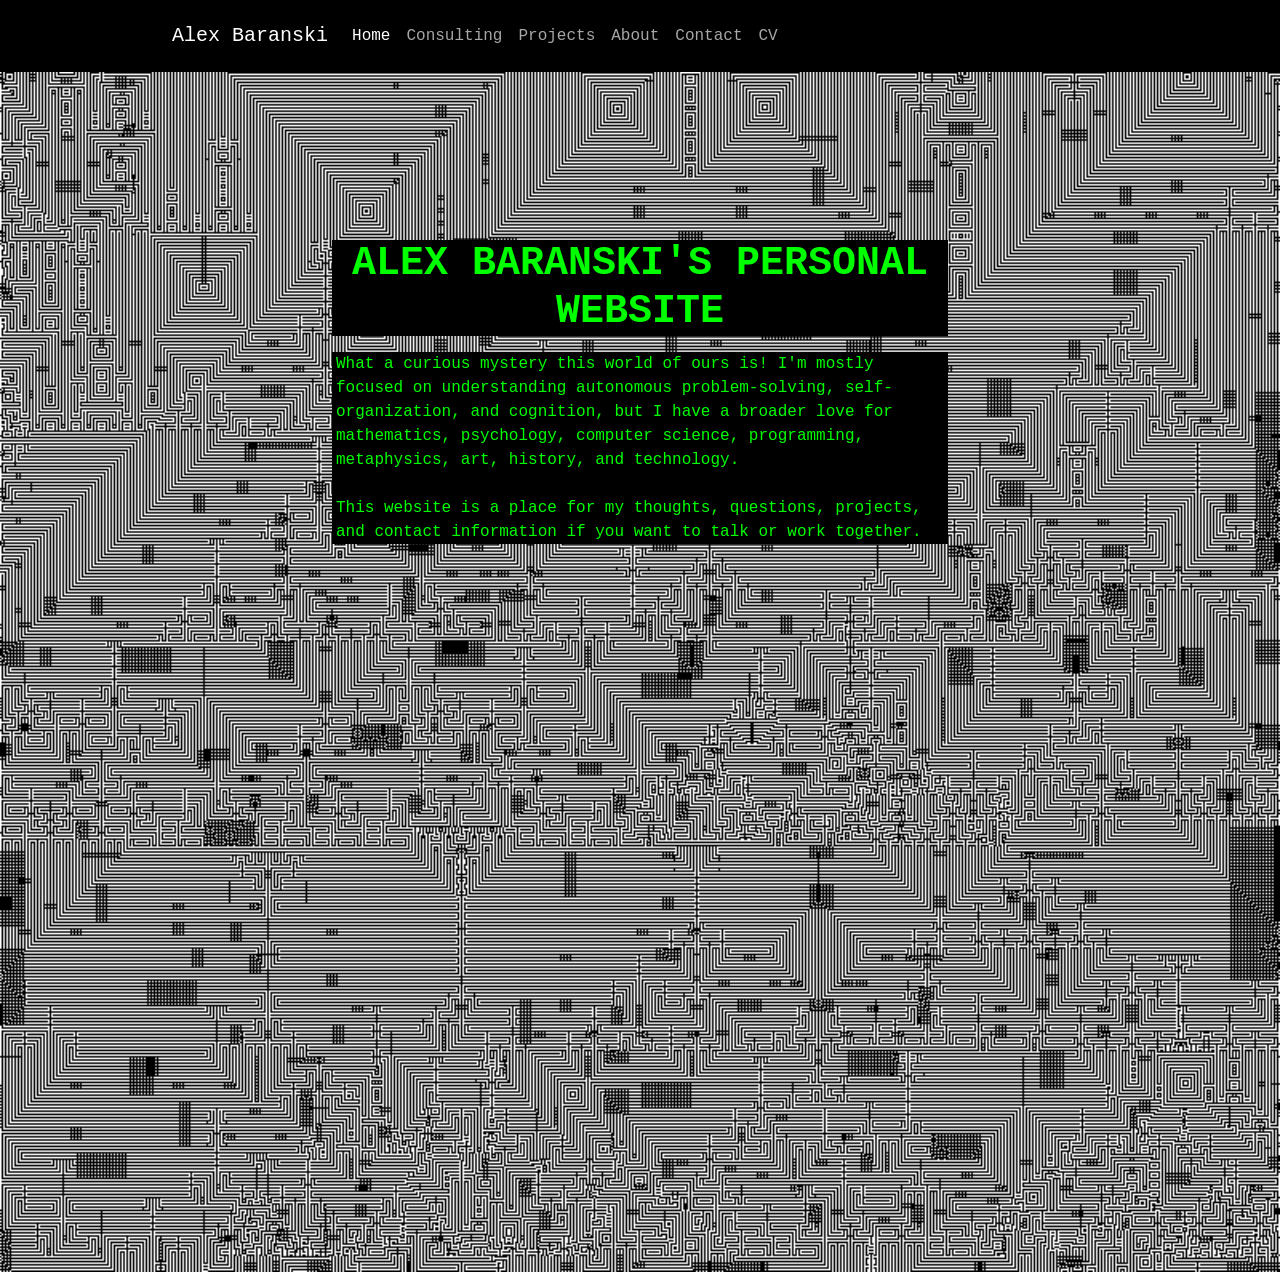
<file: index.html>
<!DOCTYPE html>
<html data-bs-theme="dark" lang="en" data-bss-forced-theme="dark">

<head>
    <meta charset="utf-8">
    <meta name="viewport" content="width=device-width, initial-scale=1.0, shrink-to-fit=no">
    <title>Alex's Homepage</title>
    <link rel="icon" type="image/png" sizes="16x16" href="assets/img/robot_start_image.png">
    <link rel="icon" type="image/png" sizes="16x16" href="assets/img/robot_start_image.png" media="(prefers-color-scheme: dark)">
    <link rel="icon" type="image/png" sizes="16x16" href="assets/img/robot_start_image.png">
    <link rel="icon" type="image/png" sizes="16x16" href="assets/img/robot_start_image.png" media="(prefers-color-scheme: dark)">
    <link rel="icon" type="image/png" sizes="16x16" href="assets/img/robot_start_image.png">
    <link rel="icon" type="image/png" sizes="16x16" href="assets/img/robot_start_image.png">
    <link rel="icon" type="image/png" sizes="16x16" href="assets/img/robot_start_image.png">
    <link rel="stylesheet" href="assets/bootstrap/css/bootstrap.min.css">
    <link rel="stylesheet" href="assets/css/bss-overrides.css">
    <link rel="stylesheet" href="assets/css/lcl-container.css">
    <link rel="stylesheet" href="assets/css/Navbar-With-Button-icons.css">
    <link rel="stylesheet" href="assets/css/styles.css">
</head>

<body class="font-monospace">
    <nav class="navbar navbar-expand-md bg-body py-3">
        <div class="container"><a class="navbar-brand d-flex align-items-center" href="#"><span>Alex Baranski</span></a><button class="navbar-toggler" data-bs-toggle="collapse" data-bs-target="#navcol-1"><span class="visually-hidden">Toggle navigation</span><span class="navbar-toggler-icon"></span></button>
            <div class="collapse navbar-collapse" id="navcol-1">
                <ul class="navbar-nav me-auto">
                    <li class="nav-item"><a class="nav-link active" href="index.html">Home</a></li>
                    <li class="nav-item"><a class="nav-link" href="consulting.html">Consulting</a></li>
                    <li class="nav-item"><a class="nav-link" href="projects.html">Projects</a></li>
                    <li class="nav-item"><a class="nav-link" href="about.html">About</a></li>
                    <li class="nav-item"><a class="nav-link" href="contact.html">Contact</a></li>
                    <li class="nav-item"><a class="nav-link" href="assets/AlexBaranskiCV.pdf">CV</a></li>
                </ul>
            </div>
        </div>
    </nav>
    <section class="py-4 py-xl-5" style="height: 1200px;background-image: url(assets/img/fractal.png);background-position: center;background-size: cover;">
        <div class="container mt-sm-2 mt-md-4 mt-lg-6 mt-xl-8 mt-xxl-10 mb-sm-2 mb-md-4 mb-lg-6 mb-xl-8 mb-xxl-10">
            <div class="row mb-sm-1 mb-md-2 mb-lg-3">
                <div class="col-md-10 col-xl-8 text-center d-flex d-sm-flex d-md-flex justify-content-center align-items-center justify-content-md-start align-items-md-center justify-content-xl-center mx-auto">
                    <div>
                        <h1 class="text-uppercase fw-bold bg-black mb-3"><strong>Alex BaranskI's Personal Website</strong></h1>
                        <div class="bg-black">
                            <p class="text-start m-1 mb-4">What a curious mystery this world of ours is! I'm mostly focused on understanding autonomous problem-solving, self-organization, and cognition, but I have a broader love for mathematics, psychology, computer science, programming, metaphysics, art, history, and technology.<br><br>This website is a place for my thoughts, questions, projects, and contact information if you want to talk or work together.</p>
                        </div>
                    </div>
                </div>
            </div>
        </div>
    </section>
    <script src="assets/bootstrap/js/bootstrap.min.js"></script>
</body>

</html>
</file>
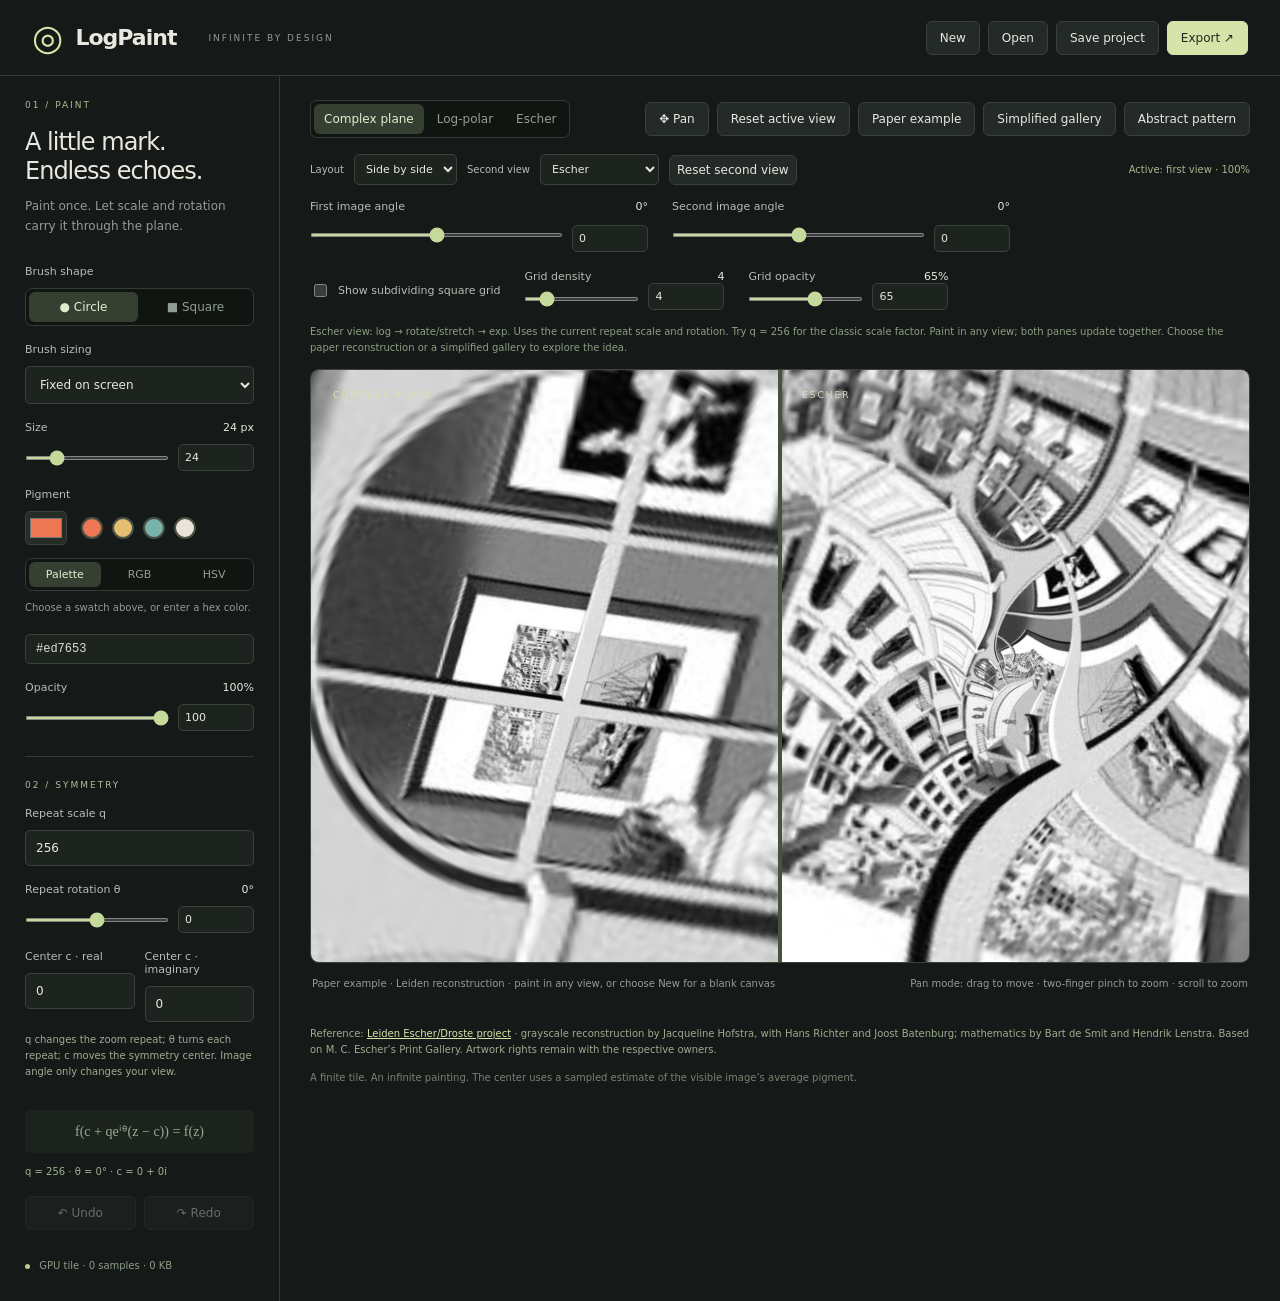
<file: logpaint/index.html>
<!doctype html>
<html lang="en"><head><meta charset="utf-8"><meta name="viewport" content="width=device-width,initial-scale=1"><title>LogPaint</title><link rel="stylesheet" href="style.css"></head>
<body>
<header><div class="brand"><span class="mark">◎</span><strong>LogPaint</strong><span class="tag">INFINITE BY DESIGN</span></div><nav><button id="new">New</button><button id="open">Open</button><button id="save">Save project</button><button id="export" class="primary">Export ↗</button></nav></header>
<main><aside>
<div class="section-title">01 / PAINT</div><h1>A little mark.<br>Endless echoes.</h1><p class="intro">Paint once. Let scale and rotation carry it through the plane.</p>
<label>Brush shape</label><div class="segmented" id="shapes"><button class="active" data-shape="circle">● Circle</button><button data-shape="square">■ Square</button></div>
<label for="sizeMode">Brush sizing</label><select id="sizeMode"><option value="screen">Fixed on screen</option><option value="radial">Relative to center</option></select>
<label for="size">Size <output id="sizeValue">24 px</output></label><input id="size" type="range" step="0.1" min="2" max="120" value="24">
<label for="color">Pigment</label><div class="color-row"><input id="color" type="color" value="#ed7653"><div class="swatches"><button data-color="#ed7653" style="--swatch:#ed7653" aria-label="Coral"></button><button data-color="#e4bf72" style="--swatch:#e4bf72" aria-label="Gold"></button><button data-color="#77b5aa" style="--swatch:#77b5aa" aria-label="Jade"></button><button data-color="#eae4d8" style="--swatch:#eae4d8" aria-label="Ivory"></button></div></div>
<div class="segmented color-tabs"><button class="active" data-color-mode="palette">Palette</button><button data-color-mode="rgb">RGB</button><button data-color-mode="hsv">HSV</button></div>
<div id="color-palette"><p class="picker-note">Choose a swatch above, or enter a hex color.</p></div>
<div id="color-rgb" hidden><div class="channel"><label for="r">R</label><input id="r" type="range" min="0" max="255"><input id="rNumber" type="number" min="0" max="255" aria-label="Red"></div><div class="channel"><label for="g">G</label><input id="g" type="range" min="0" max="255"><input id="gNumber" type="number" min="0" max="255" aria-label="Green"></div><div class="channel"><label for="b">B</label><input id="b" type="range" min="0" max="255"><input id="bNumber" type="number" min="0" max="255" aria-label="Blue"></div></div><div id="color-hsv" hidden><div class="channel"><label for="h">H</label><input id="h" type="range" min="0" max="360"><input id="hNumber" type="number" min="0" max="360" aria-label="Hue"></div><div class="channel"><label for="s">S</label><input id="s" type="range" min="0" max="100"><input id="sNumber" type="number" min="0" max="100" aria-label="Saturation"></div><div class="channel"><label for="v">V</label><input id="v" type="range" min="0" max="100"><input id="vNumber" type="number" min="0" max="100" aria-label="Value"></div></div><input id="hex" class="hex" value="#ed7653" maxlength="7" aria-label="Hex color" spellcheck="false">
<label for="opacity">Opacity <output id="opacityValue">100%</output></label><input id="opacity" type="range" step="0.1" min="5" max="100" value="100">
<div class="section-title separated">02 / SYMMETRY</div>
<label for="scale">Repeat scale q</label><input id="scale" type="number" min="1.2" max="1024" step="any" value="2.5">
<label for="rotation">Repeat rotation θ <output id="rotationValue">0°</output></label><input id="rotation" type="range" step="0.01" min="-180" max="180" value="0">
<div class="center-controls"><div><label for="centerX">Center c · real</label><input id="centerX" type="number" min="-1000000" max="1000000" step="any" value="0"></div><div><label for="centerY">Center c · imaginary</label><input id="centerY" type="number" min="-1000000" max="1000000" step="any" value="0"></div></div>
<p class="parameter-hint">q changes the zoom repeat; θ turns each repeat; c moves the symmetry center. Image angle only changes your view.</p>
<p class="formula">f(c + qeⁱᶿ(z − c)) = f(z)</p><p id="formulaValues" class="formula-values"></p>
<div class="history"><button id="undo">↶ Undo</button><button id="redo">↷ Redo</button></div>
<div class="aside-bottom"><span class="live-dot"></span> GPU tile · <span id="memory">0 samples</span></div>
</aside><section class="workspace">
<div class="canvas-toolbar"><div class="segmented" id="views"><button class="active" data-view="plane">Complex plane</button><button data-view="log">Log-polar</button><button data-view="escher">Escher</button></div><div><button id="panTool" aria-pressed="false">✥ Pan</button><button id="home">Reset active view</button><button id="paper">Paper example</button><button id="gallery">Simplified gallery</button><button id="demo">Abstract pattern</button></div></div>
<div class="split-toolbar"><label for="layout">Layout</label><select id="layout"><option value="single">Single view</option><option value="columns">Side by side</option><option value="rows">Stacked</option></select><label for="secondaryMode">Second view</label><select id="secondaryMode"><option value="escher">Escher</option><option value="plane">Complex plane</option><option value="log">Log-polar</option></select><button id="secondaryHome">Reset second view</button><span id="activePane">Active: first view</span></div>
<div class="angle-controls"><label for="firstAngle">First image angle <output id="firstAngleValue">0°</output><input id="firstAngle" type="range" step="0.01" min="-180" max="180" value="0"></label><label for="secondAngle">Second image angle <output id="secondAngleValue">0°</output><input id="secondAngle" type="range" step="0.01" min="-180" max="180" value="0"></label></div>
<div class="grid-controls"><label class="check"><input id="gridToggle" type="checkbox"> Show subdividing square grid</label><label for="gridDensity">Grid density <output id="gridDensityValue">4</output><input id="gridDensity" type="range" min="2" max="16" value="4"></label><label for="gridOpacity">Grid opacity <output id="gridOpacityValue">65%</output><input id="gridOpacity" type="range" step="0.1" min="15" max="100" value="65"></label></div>
<p class="transform-note">Escher view: log → rotate/stretch → exp. Uses the current repeat scale and rotation. Try q = 256 for the classic scale factor. Paint in any view; both panes update together. Choose the paper reconstruction or a simplified gallery to explore the idea.</p>
<div id="canvas-wrap"><canvas id="canvas" aria-label="Painting canvas"></canvas><div class="canvas-label" id="canvasLabel">COMPLEX PLANE <span>ℂ ∖ {0}</span></div><div class="canvas-label" id="secondLabel" hidden>ESCHER</div><div class="pane-divider" id="divider" hidden></div><div class="canvas-hint" id="hint">Make your first mark anywhere</div><div id="cursor"></div></div>
<div class="view-footer"><span id="status" role="status">Ready · paint with the left mouse button</span><span>Pan mode: drag to move · two-finger pinch to zoom · scroll to zoom</span></div>
<div id="unwrappedPanel" hidden><div class="preview-heading"><span>THE SAME PAINTING, UNWRAPPED</span><span>LOG-POLAR · PAINTABLE</span></div><div class="preview-wrap"><canvas id="preview" aria-label="Editable log-polar strip"></canvas><div id="previewCursor" class="brush-cursor"></div></div>
</div><p id="attribution" class="attribution" hidden>Reference: <a href="https://pub.math.leidenuniv.nl/~smitbde/escherdroste/page_menu=steps&amp;sub=phase4.html" target="_blank" rel="noopener">Leiden Escher/Droste project</a> · grayscale reconstruction by Jacqueline Hofstra, with Hans Richter and Joost Batenburg; mathematics by Bart de Smit and Hendrik Lenstra. Based on M. C. Escher’s Print Gallery. Artwork rights remain with the respective owners.</p>
<p class="footnote">A finite tile. An infinite painting. The center uses a sampled estimate of the visible image’s average pigment.</p>
</section></main>
<dialog id="exportDialog"><form method="dialog"><h2>Export a view</h2><p>Render the active pane at your chosen resolution.</p><label for="format">Format</label><select id="format"><option value="png">PNG</option><option value="jpeg">JPEG</option><option value="tiff">TIFF</option><option value="pdf">PDF</option><option value="svg">SVG (embedded raster)</option></select><div class="dimensions"><div><label for="width">Width · px</label><input id="width" type="number" min="64" max="4096" value="2048"></div><div><label for="height">Height · px</label><input id="height" type="number" min="64" max="4096" value="2048"></div></div><label for="dpi">Print resolution · DPI</label><input id="dpi" type="number" min="36" max="1200" value="300"><label class="check"><input id="exportGrid" type="checkbox"> Include grid in export</label><p class="note">Opaque background. SVG currently embeds a rendered image; vector stroke export is planned.</p><div class="dialog-actions"><button value="cancel">Cancel</button><button id="download" type="button" class="primary">Download</button></div></form></dialog>
<input id="file" type="file" accept=".logpaint,application/json" hidden><script type="module" src="app.js"></script>
</body></html>
</file>
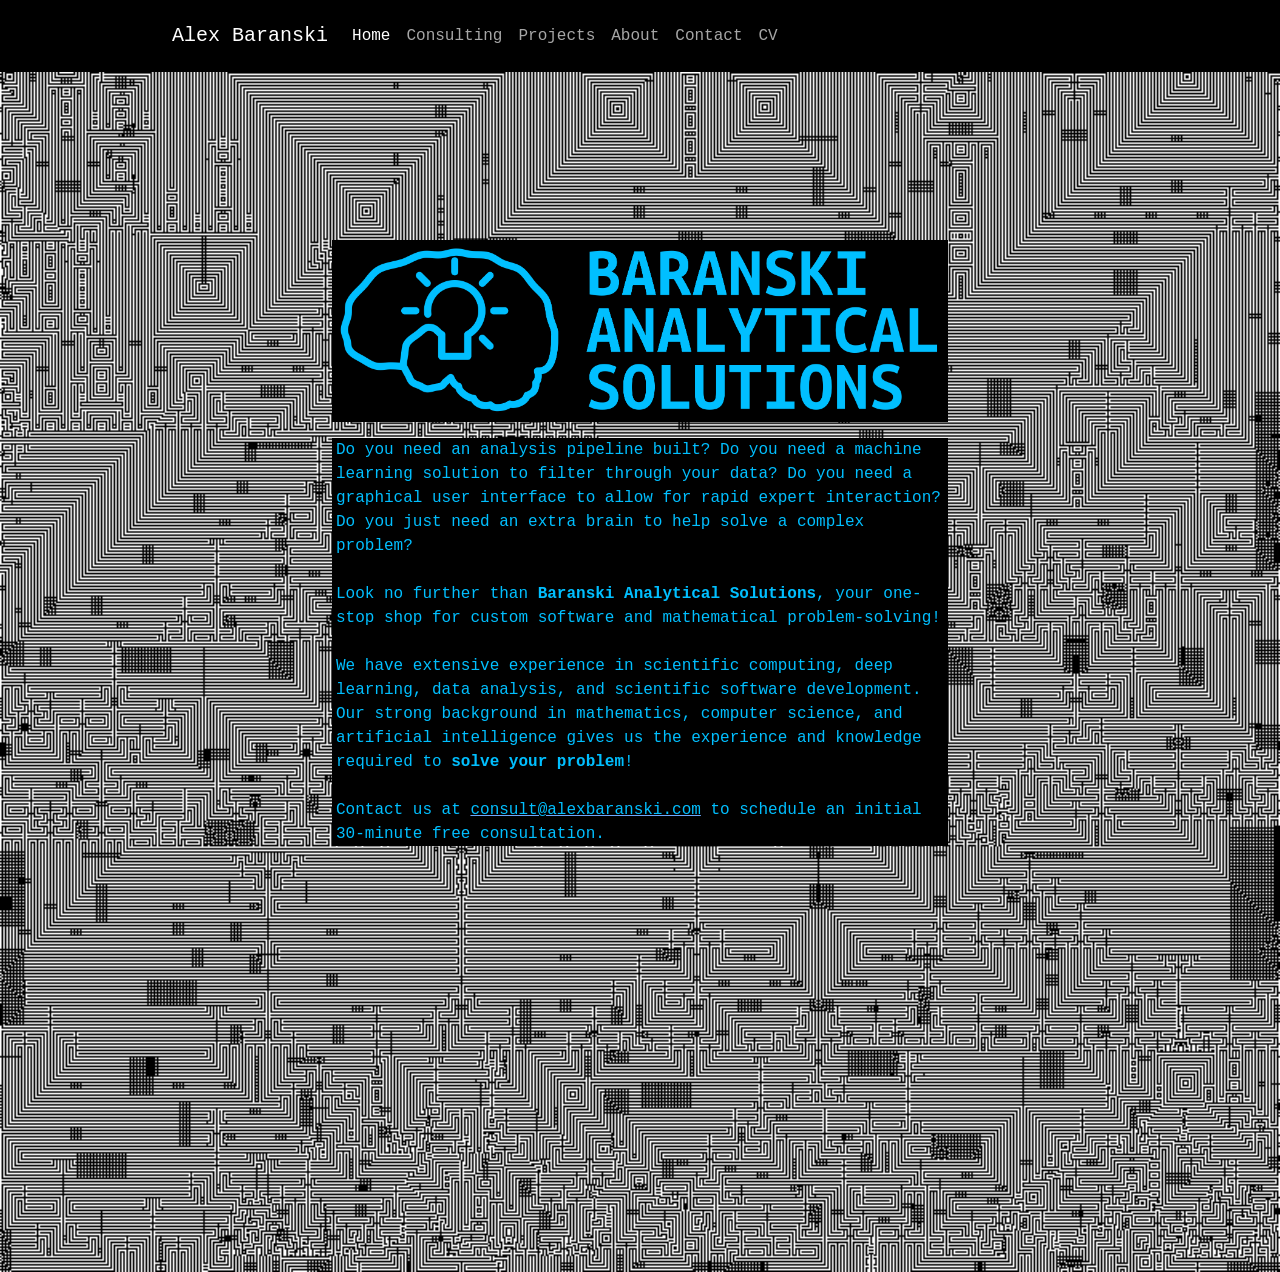
<file: consulting.html>
<!DOCTYPE html>
<html data-bs-theme="dark" lang="en" data-bss-forced-theme="dark">

<head>
    <meta charset="utf-8">
    <meta name="viewport" content="width=device-width, initial-scale=1.0, shrink-to-fit=no">
    <title>Alex's Homepage</title>
    <link rel="icon" type="image/png" sizes="16x16" href="assets/img/robot_start_image.png">
    <link rel="icon" type="image/png" sizes="16x16" href="assets/img/robot_start_image.png" media="(prefers-color-scheme: dark)">
    <link rel="icon" type="image/png" sizes="16x16" href="assets/img/robot_start_image.png">
    <link rel="icon" type="image/png" sizes="16x16" href="assets/img/robot_start_image.png" media="(prefers-color-scheme: dark)">
    <link rel="icon" type="image/png" sizes="16x16" href="assets/img/robot_start_image.png">
    <link rel="icon" type="image/png" sizes="16x16" href="assets/img/robot_start_image.png">
    <link rel="icon" type="image/png" sizes="16x16" href="assets/img/robot_start_image.png">
    <link rel="stylesheet" href="assets/bootstrap/css/bootstrap.min.css">
    <link rel="stylesheet" href="assets/css/bss-overrides.css">
    <link rel="stylesheet" href="assets/css/lcl-container.css">
    <link rel="stylesheet" href="assets/css/Navbar-With-Button-icons.css">
    <link rel="stylesheet" href="assets/css/styles.css">
</head>

<body class="font-monospace">
    <nav class="navbar navbar-expand-md bg-body py-3">
        <div class="container"><a class="navbar-brand d-flex align-items-center" href="#"><span>Alex Baranski</span></a><button class="navbar-toggler" data-bs-toggle="collapse" data-bs-target="#navcol-1"><span class="visually-hidden">Toggle navigation</span><span class="navbar-toggler-icon"></span></button>
            <div class="collapse navbar-collapse" id="navcol-1">
                <ul class="navbar-nav me-auto">
                    <li class="nav-item"><a class="nav-link active" href="index.html">Home</a></li>
                    <li class="nav-item"><a class="nav-link" href="consulting.html">Consulting</a></li>
                    <li class="nav-item"><a class="nav-link" href="projects.html">Projects</a></li>
                    <li class="nav-item"><a class="nav-link" href="about.html">About</a></li>
                    <li class="nav-item"><a class="nav-link" href="contact.html">Contact</a></li>
                    <li class="nav-item"><a class="nav-link" href="assets/AlexBaranskiCV.pdf">CV</a></li>
                </ul>
            </div>
        </div>
    </nav>
    <section class="py-4 py-xl-5" style="height: 1200px;background-image: url(assets/img/fractal.png);background-position: center;background-size: cover;">
        <div class="container mt-sm-2 mt-md-4 mt-lg-6 mt-xl-8 mt-xxl-10 mb-sm-2 mb-md-4 mb-lg-6 mb-xl-8 mb-xxl-10">
            <div class="row mb-sm-1 mb-md-2 mb-lg-3">
                <div class="col-md-10 col-xl-8 text-center d-flex d-sm-flex d-md-flex justify-content-center align-items-center justify-content-md-start align-items-md-center justify-content-xl-center mx-auto">
                    <div>
                        <h1 class="text-uppercase fw-bold bg-black mb-3"><img class="img-fluid" width="2029" height="600" src="assets/img/BaranskiAnalyticalSolutions.png"></h1>
                        <div class="bg-black">
                            <p class="text-start text-primary m-1 mb-4">Do you need an analysis pipeline built? Do you need a machine learning solution to filter through your data? Do you need a graphical user interface to allow for rapid expert interaction? Do you just need an extra brain to help solve a complex problem?</p>
                            <p class="text-start text-primary m-1 mb-4">Look no further than&nbsp;<strong>Baranski Analytical Solutions</strong>, your one-stop shop for custom software and mathematical problem-solving!</p>
                            <p class="text-start text-primary m-1 mb-4">We have extensive experience in scientific computing, deep learning, data analysis, and scientific software development. Our strong background in mathematics, computer science, and artificial intelligence gives us the experience and knowledge required to&nbsp;<strong>solve your problem</strong>!</p>
                            <p class="text-start text-primary m-1 mb-4">Contact us at <a class="text-decoration-underline" href="mailto:consult@alexbaranski.com"><span style="color: rgb(0, 191, 255);">consult@alexbaranski.com</span></a>&nbsp;to schedule an initial 30-minute free consultation.</p>
                        </div>
                    </div>
                </div>
            </div>
        </div>
    </section>
    <script src="assets/bootstrap/js/bootstrap.min.js"></script>
</body>

</html>
</file>
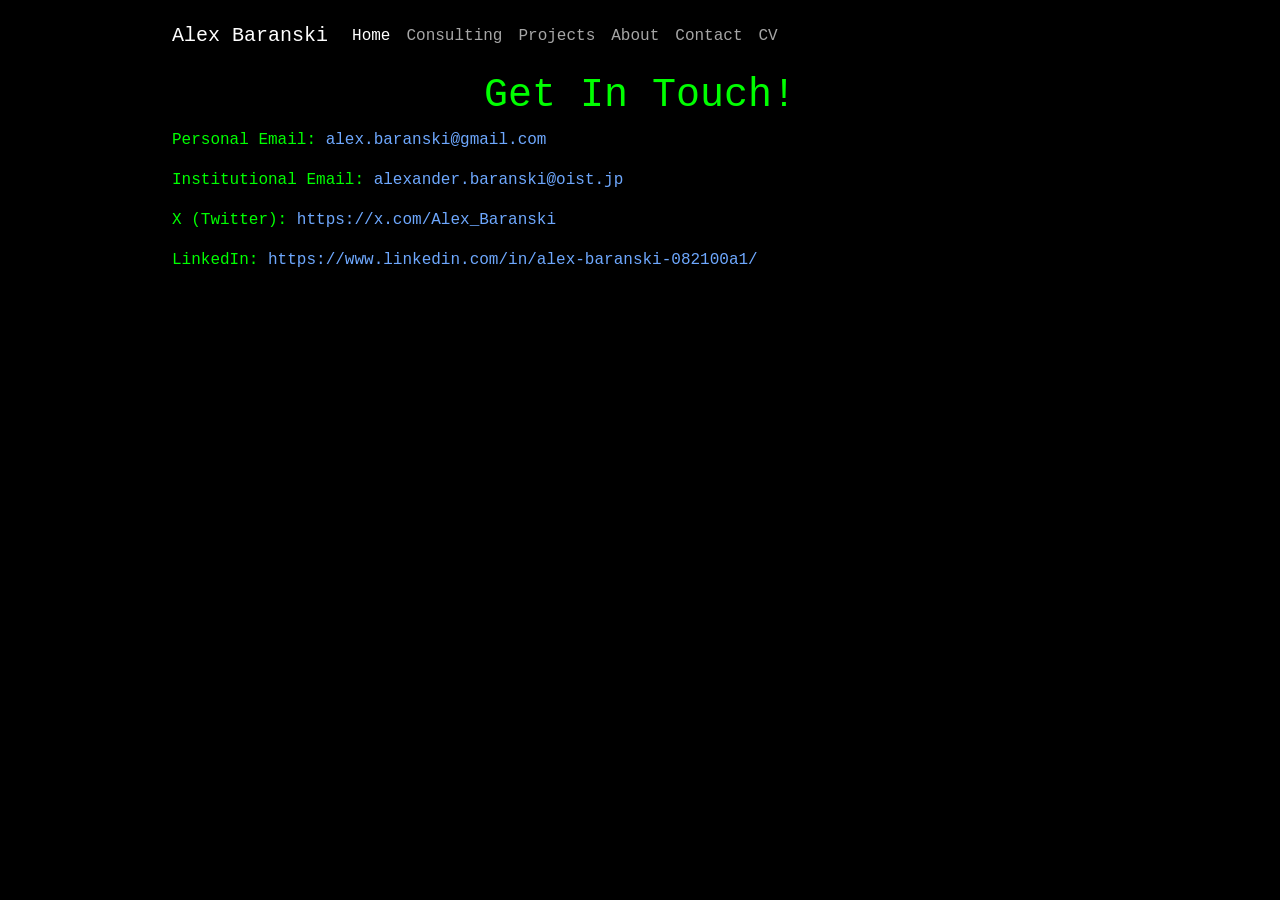
<file: contact.html>
<!DOCTYPE html>
<html data-bs-theme="dark" lang="en" data-bss-forced-theme="dark">

<head>
    <meta charset="utf-8">
    <meta name="viewport" content="width=device-width, initial-scale=1.0, shrink-to-fit=no">
    <title>Contact</title>
    <link rel="icon" type="image/png" sizes="16x16" href="assets/img/robot_start_image.png">
    <link rel="icon" type="image/png" sizes="16x16" href="assets/img/robot_start_image.png" media="(prefers-color-scheme: dark)">
    <link rel="icon" type="image/png" sizes="16x16" href="assets/img/robot_start_image.png">
    <link rel="icon" type="image/png" sizes="16x16" href="assets/img/robot_start_image.png" media="(prefers-color-scheme: dark)">
    <link rel="icon" type="image/png" sizes="16x16" href="assets/img/robot_start_image.png">
    <link rel="icon" type="image/png" sizes="16x16" href="assets/img/robot_start_image.png">
    <link rel="icon" type="image/png" sizes="16x16" href="assets/img/robot_start_image.png">
    <link rel="stylesheet" href="assets/bootstrap/css/bootstrap.min.css">
    <link rel="stylesheet" href="assets/css/bss-overrides.css">
    <link rel="stylesheet" href="assets/css/lcl-container.css">
    <link rel="stylesheet" href="assets/css/Navbar-With-Button-icons.css">
    <link rel="stylesheet" href="assets/css/styles.css">
</head>

<body class="font-monospace">
    <nav class="navbar navbar-expand-md bg-body py-3">
        <div class="container"><a class="navbar-brand d-flex align-items-center" href="#"><span>Alex Baranski</span></a><button class="navbar-toggler" data-bs-toggle="collapse" data-bs-target="#navcol-1"><span class="visually-hidden">Toggle navigation</span><span class="navbar-toggler-icon"></span></button>
            <div class="collapse navbar-collapse" id="navcol-1">
                <ul class="navbar-nav me-auto">
                    <li class="nav-item"><a class="nav-link active" href="index.html">Home</a></li>
                    <li class="nav-item"><a class="nav-link" href="consulting.html">Consulting</a></li>
                    <li class="nav-item"><a class="nav-link" href="projects.html">Projects</a></li>
                    <li class="nav-item"><a class="nav-link" href="about.html">About</a></li>
                    <li class="nav-item"><a class="nav-link" href="contact.html">Contact</a></li>
                    <li class="nav-item"><a class="nav-link" href="assets/AlexBaranskiCV.pdf">CV</a></li>
                </ul>
            </div>
        </div>
    </nav>
    <div class="container">
        <h1 class="text-center">Get In Touch!</h1>
        <p>Personal Email:&nbsp;<a href="mailto:alex.baranski@gmail.com">alex.baranski@gmail.com</a></p>
        <p>Institutional Email:&nbsp;<a href="mailto:alexander.baranski@oist.jp">alexander.baranski@oist.jp</a></p>
        <p>X (Twitter):&nbsp;<a href="https://x.com/Alex_Baranski">https://x.com/Alex_Baranski</a></p>
        <p>LinkedIn:&nbsp;<a href="https://www.linkedin.com/in/alex-baranski-082100a1/">https://www.linkedin.com/in/alex-baranski-082100a1/</a></p>
    </div>
    <script src="assets/bootstrap/js/bootstrap.min.js"></script>
</body>

</html>
</file>
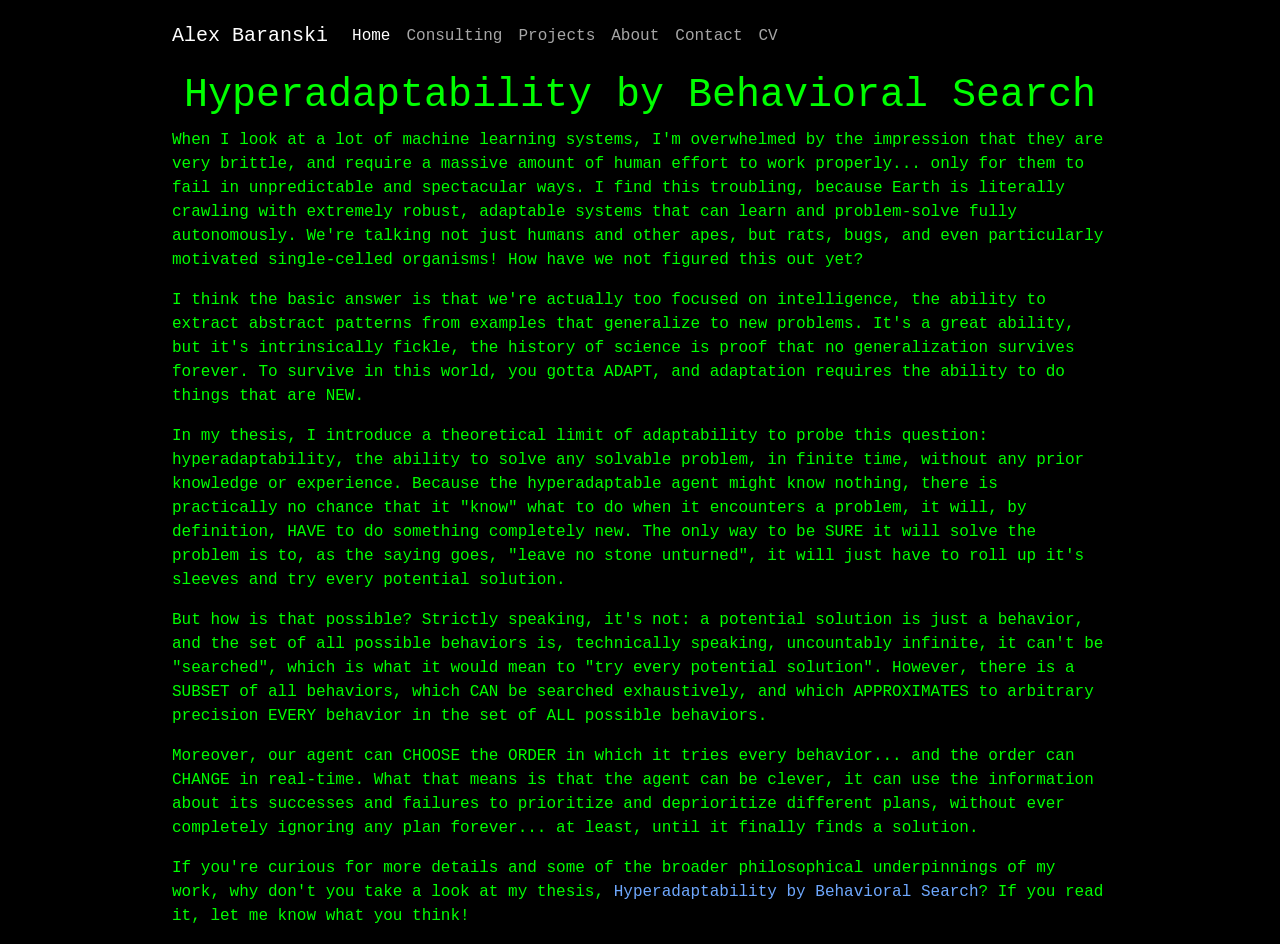
<file: hyperadaptability.html>
<!DOCTYPE html>
<html data-bs-theme="dark" lang="en" data-bss-forced-theme="dark">

<head>
    <meta charset="utf-8">
    <meta name="viewport" content="width=device-width, initial-scale=1.0, shrink-to-fit=no">
    <title>Hyperadaptability</title>
    <link rel="icon" type="image/png" sizes="16x16" href="assets/img/robot_start_image.png">
    <link rel="icon" type="image/png" sizes="16x16" href="assets/img/robot_start_image.png" media="(prefers-color-scheme: dark)">
    <link rel="icon" type="image/png" sizes="16x16" href="assets/img/robot_start_image.png">
    <link rel="icon" type="image/png" sizes="16x16" href="assets/img/robot_start_image.png" media="(prefers-color-scheme: dark)">
    <link rel="icon" type="image/png" sizes="16x16" href="assets/img/robot_start_image.png">
    <link rel="icon" type="image/png" sizes="16x16" href="assets/img/robot_start_image.png">
    <link rel="icon" type="image/png" sizes="16x16" href="assets/img/robot_start_image.png">
    <link rel="stylesheet" href="assets/bootstrap/css/bootstrap.min.css">
    <link rel="stylesheet" href="assets/css/bss-overrides.css">
    <link rel="stylesheet" href="assets/css/lcl-container.css">
    <link rel="stylesheet" href="assets/css/Navbar-With-Button-icons.css">
    <link rel="stylesheet" href="assets/css/styles.css">
</head>

<body class="font-monospace">
    <nav class="navbar navbar-expand-md bg-body py-3">
        <div class="container"><a class="navbar-brand d-flex align-items-center" href="#"><span>Alex Baranski</span></a><button class="navbar-toggler" data-bs-toggle="collapse" data-bs-target="#navcol-1"><span class="visually-hidden">Toggle navigation</span><span class="navbar-toggler-icon"></span></button>
            <div class="collapse navbar-collapse" id="navcol-1">
                <ul class="navbar-nav me-auto">
                    <li class="nav-item"><a class="nav-link active" href="index.html">Home</a></li>
                    <li class="nav-item"><a class="nav-link" href="consulting.html">Consulting</a></li>
                    <li class="nav-item"><a class="nav-link" href="projects.html">Projects</a></li>
                    <li class="nav-item"><a class="nav-link" href="about.html">About</a></li>
                    <li class="nav-item"><a class="nav-link" href="contact.html">Contact</a></li>
                    <li class="nav-item"><a class="nav-link" href="assets/AlexBaranskiCV.pdf">CV</a></li>
                </ul>
            </div>
        </div>
    </nav>
    <div class="container">
        <h1 class="text-center">Hyperadaptability by Behavioral Search</h1>
        <p>When I look at a lot of machine learning systems, I'm overwhelmed by the impression that they are very brittle, and require a massive amount of human effort to work properly... only for them to fail in unpredictable and spectacular ways. I find this troubling, because Earth is literally crawling with extremely robust, adaptable systems that can learn and problem-solve fully autonomously. We're talking not just humans and other apes, but rats, bugs, and even particularly motivated single-celled organisms! How have we not figured this out yet?</p>
        <p>I think the basic answer is that we're actually too focused on intelligence, the ability to extract abstract patterns from examples that generalize to new problems. It's a great ability, but it's intrinsically fickle, the history of science is proof that no generalization survives forever. To survive in this world, you gotta ADAPT, and adaptation requires the ability to do things that are NEW.</p>
        <p>In my thesis, I introduce a theoretical limit of adaptability to probe this question: hyperadaptability, the ability to solve any solvable problem, in finite time, without any prior knowledge or experience. Because the hyperadaptable agent might know nothing, there is practically no chance that it "know" what to do when it encounters a problem, it will, by definition, HAVE to do something completely new. The only way to be SURE it will solve the problem is to, as the saying goes, "leave no stone unturned", it will just have to roll up it's sleeves and try every potential solution.</p>
        <p>But how is that possible? Strictly speaking, it's not: a potential solution is just a behavior, and the set of all possible behaviors is, technically speaking, uncountably infinite, it can't be "searched", which is what it would mean to "try every potential solution". However, there is a SUBSET of all behaviors, which CAN be searched exhaustively, and which APPROXIMATES to arbitrary precision EVERY behavior in the set of ALL possible behaviors.</p>
        <p></p>
        <p>Moreover, our agent can CHOOSE the ORDER in which it tries every behavior... and the order can CHANGE in real-time. What that means is that the agent can be clever, it can use the information about its successes and failures to prioritize and deprioritize different plans, without ever completely ignoring any plan forever... at least, until it finally finds a solution.</p>
        <p>If you're curious for more details and some of the broader philosophical underpinnings of my work, why don't you take a look at my thesis,&nbsp;<a href="assets/AlexBaranskiThesis.pdf"><span style="color: rgba(var(--bs-link-color-rgb),var(--bs-link-opacity,1));">Hyperadaptability by Behavioral Search</span></a>? If you read it, let me know what you think!</p>
    </div>
    <script src="assets/bootstrap/js/bootstrap.min.js"></script>
</body>

</html>
</file>
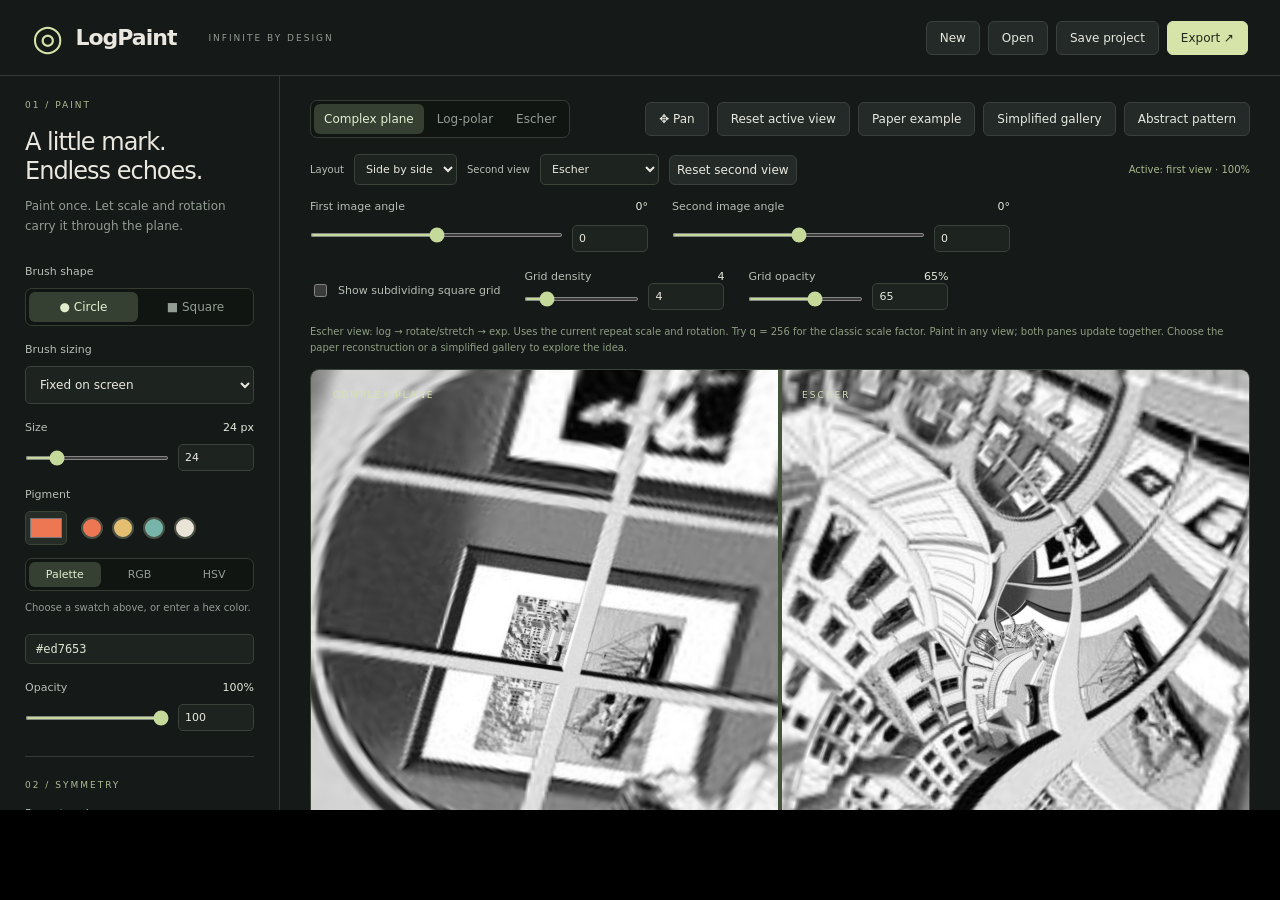
<file: logpaint.html>
<!DOCTYPE html>
<html data-bs-theme="dark" lang="en" data-bss-forced-theme="dark">

<head>
    <meta charset="utf-8">
    <meta name="viewport" content="width=device-width, initial-scale=1.0, shrink-to-fit=no">
    <title>Hyperadaptability</title>
    <link rel="icon" type="image/png" sizes="16x16" href="assets/img/robot_start_image.png">
    <link rel="icon" type="image/png" sizes="16x16" href="assets/img/robot_start_image.png" media="(prefers-color-scheme: dark)">
    <link rel="icon" type="image/png" sizes="16x16" href="assets/img/robot_start_image.png">
    <link rel="icon" type="image/png" sizes="16x16" href="assets/img/robot_start_image.png" media="(prefers-color-scheme: dark)">
    <link rel="icon" type="image/png" sizes="16x16" href="assets/img/robot_start_image.png">
    <link rel="icon" type="image/png" sizes="16x16" href="assets/img/robot_start_image.png">
    <link rel="icon" type="image/png" sizes="16x16" href="assets/img/robot_start_image.png">
    <link rel="stylesheet" href="assets/bootstrap/css/bootstrap.min.css">
    <link rel="stylesheet" href="assets/css/bss-overrides.css">
    <link rel="stylesheet" href="assets/css/lcl-container.css">
    <link rel="stylesheet" href="assets/css/Navbar-With-Button-icons.css">
    <link rel="stylesheet" href="assets/css/styles.css">
</head>

<body class="font-monospace"><iframe
  src="/logpaint/"
  title="LogPaint"
  style="width:100%; height:90vh; border:0;"
  allowfullscreen>
</iframe>
    <script src="assets/bootstrap/js/bootstrap.min.js"></script>
</body>

</html>
</file>
<file: assets/css/bss-overrides.css>
[data-bs-theme=dark] {
  --bs-primary: #00bfffff;
  --bs-primary-rgb: 0,191,255;
  --bs-primary-text-emphasis: #66D9FF;
  --bs-primary-bg-subtle: #002633;
  --bs-primary-border-subtle: #007399;
  --bs-body-color: rgb(0,255,0);
  --bs-body-color-rgb: 0,255,0;
  --bs-secondary-color: #00bfffff;
  --bs-secondary-color-rgb: 0,191,255;
  --bs-body-bg: #000000;
  --bs-body-bg-rgb: 0,0,0;
  --bs-tertiary-color: rgba(0,255,0,0.5);
  --bs-tertiary-color-rgb: 0,255,0,0.5;
}

[data-bs-theme=dark] .btn-primary, .btn-primary[data-bs-theme=dark] {
  --bs-btn-color: #000000;
  --bs-btn-bg: #00bfffff;
  --bs-btn-border-color: #00bfffff;
  --bs-btn-hover-color: #000000;
  --bs-btn-hover-bg: #26C9FF;
  --bs-btn-hover-border-color: #19C5FF;
  --bs-btn-focus-shadow-rgb: 0,29,38;
  --bs-btn-active-color: #000000;
  --bs-btn-active-bg: #33CCFF;
  --bs-btn-active-border-color: #19C5FF;
  --bs-btn-disabled-color: #000000;
  --bs-btn-disabled-bg: #00bfffff;
  --bs-btn-disabled-border-color: #00bfffff;
}

[data-bs-theme=dark] .btn-outline-primary, .btn-outline-primary[data-bs-theme=dark] {
  --bs-btn-color: #00bfffff;
  --bs-btn-border-color: #00bfffff;
  --bs-btn-focus-shadow-rgb: 0,191,255;
  --bs-btn-hover-color: #000000;
  --bs-btn-hover-bg: #00bfffff;
  --bs-btn-hover-border-color: #00bfffff;
  --bs-btn-active-color: #000000;
  --bs-btn-active-bg: #00bfffff;
  --bs-btn-active-border-color: #00bfffff;
  --bs-btn-disabled-color: #00bfffff;
  --bs-btn-disabled-bg: transparent;
  --bs-btn-disabled-border-color: #00bfffff;
}

.m-1 {
  margin: .25rem!important;
}

.mx-auto {
  margin-right: auto!important;
  margin-left: auto!important;
}

.me-auto {
  margin-right: auto!important;
}

.mb-3 {
  margin-bottom: 1rem!important;
}

.mb-4 {
  margin-bottom: 1.5rem!important;
}

@media (min-width:576px) {
  .mt-sm-2 {
    margin-top: .5rem!important;
  }
}

@media (min-width:576px) {
  .mb-sm-1 {
    margin-bottom: .25rem!important;
  }
}

@media (min-width:576px) {
  .mb-sm-2 {
    margin-bottom: .5rem!important;
  }
}

@media (min-width:768px) {
  .mt-md-4 {
    margin-top: 1.5rem!important;
  }
}

@media (min-width:768px) {
  .mb-md-2 {
    margin-bottom: .5rem!important;
  }
}

@media (min-width:768px) {
  .mb-md-4 {
    margin-bottom: 1.5rem!important;
  }
}

@media (min-width: 992px) {
  .mt-lg-6 {
    margin-top: 4.5rem !important;
  }
}

@media (min-width:992px) {
  .mb-lg-3 {
    margin-bottom: 1rem!important;
  }
}

@media (min-width: 992px) {
  .mb-lg-6 {
    margin-bottom: 4.5rem !important;
  }
}

@media (min-width: 1200px) {
  .mt-xl-8 {
    margin-top: 7.5rem !important;
  }
}

@media (min-width: 1200px) {
  .mb-xl-8 {
    margin-bottom: 7.5rem !important;
  }
}

@media (min-width: 1400px) {
  .mt-xxl-10 {
    margin-top: 10.5rem !important;
  }
}

@media (min-width: 1400px) {
  .mb-xxl-10 {
    margin-bottom: 10.5rem !important;
  }
}
</file>
<file: assets/css/lcl-container.css>
@media (min-width:992px) {
  .container, .container-lg, .container-md, .container-sm {
    max-width: 960px;
  }
}

.container {
  container-type: inline-size;
}
</file>
<file: assets/css/Navbar-With-Button-icons.css>
.bs-icon {
  --bs-icon-size: .75rem;
  display: flex;
  flex-shrink: 0;
  justify-content: center;
  align-items: center;
  font-size: var(--bs-icon-size);
  width: calc(var(--bs-icon-size) * 2);
  height: calc(var(--bs-icon-size) * 2);
  color: var(--bs-primary);
}

.bs-icon-xs {
  --bs-icon-size: 1rem;
  width: calc(var(--bs-icon-size) * 1.5);
  height: calc(var(--bs-icon-size) * 1.5);
}

.bs-icon-sm {
  --bs-icon-size: 1rem;
}

.bs-icon-md {
  --bs-icon-size: 1.5rem;
}

.bs-icon-lg {
  --bs-icon-size: 2rem;
}

.bs-icon-xl {
  --bs-icon-size: 2.5rem;
}

.bs-icon.bs-icon-primary {
  color: var(--bs-white);
  background: var(--bs-primary);
}

.bs-icon.bs-icon-primary-light {
  color: var(--bs-primary);
  background: rgba(var(--bs-primary-rgb), .2);
}

.bs-icon.bs-icon-semi-white {
  color: var(--bs-primary);
  background: rgba(255, 255, 255, .5);
}

.bs-icon.bs-icon-rounded {
  border-radius: .5rem;
}

.bs-icon.bs-icon-circle {
  border-radius: 50%;
}
</file>
<file: assets/css/styles.css>
a {
  color: rgba(var(--bs-link-color-rgb),var(--bs-link-opacity,1));
  text-decoration: none;
}
</file>
<file: logpaint/style.css>
:root{font-family:Inter,ui-sans-serif,system-ui,sans-serif;color:#eae7df;background:#151918;font-synthesis:none;color-scheme:dark}*{box-sizing:border-box}body{margin:0}button,input,select{font:inherit}button{cursor:pointer;border:1px solid #3a403d;background:#242a27;color:#e7e8df;border-radius:6px;padding:9px 13px;font-size:12px}button:hover{background:#353d37}button:disabled{opacity:.4;cursor:default}button:focus-visible,input:focus-visible,select:focus-visible{outline:2px solid #e5bf76;outline-offset:3px}.primary{background:#d6e4aa;color:#20291b;border-color:#d6e4aa}.primary:hover{background:#e2efbf}header{height:76px;display:flex;align-items:center;justify-content:space-between;padding:0 32px;border-bottom:1px solid #343a35}.brand{display:flex;gap:12px;align-items:center}.brand strong{font-size:22px;letter-spacing:-1px}.mark{font-size:36px;color:#d6e4aa}.tag{font-size:9px;letter-spacing:2px;margin-left:20px;color:#929d93}nav{display:flex;gap:8px}main{display:grid;grid-template-columns:280px 1fr;min-height:calc(100vh - 76px)}aside{padding:30px 25px;border-right:1px solid #343a35;display:flex;flex-direction:column}.section-title{font-size:9px;letter-spacing:2px;color:#adbd94}h1{font-size:27px;line-height:1.2;font-weight:500;letter-spacing:-1px;margin:18px 0 10px}.intro{font-size:12px;line-height:1.7;color:#929d93;margin:0 0 22px}label{font-size:11px;display:block;margin:17px 0 10px;color:#b5beb4}output{float:right;color:#e5e9db;font-variant-numeric:tabular-nums}.segmented{display:flex;gap:3px;background:#101512;border:1px solid #343c34;padding:3px;border-radius:7px}.segmented button{border:0;background:transparent;color:#929d93;flex:1;padding:8px 10px;white-space:nowrap}.segmented button.active{background:#364032;color:#e2edcf}select,input[type=number]{width:100%;background:#1d2420;border:1px solid #3a433a;color:#eae7df;padding:10px;border-radius:5px;font-size:12px}input[type=range]{width:100%;accent-color:#c5d99b;height:4px;margin:8px 0}input[type=color]{width:42px;height:34px;padding:2px;background:#252d26;border:1px solid #3a433a;border-radius:5px}.color-row{display:flex;align-items:center;gap:14px}.swatches{display:flex;gap:9px}.swatches button{width:22px;height:22px;padding:0;border-radius:50%;background:var(--swatch);border:2px solid #495044}.separated{border-top:1px solid #343a35;margin-top:25px;padding-top:23px}.formula{font-family:Georgia,serif;color:#9da996;font-size:14px;text-align:center;background:#1c231d;padding:13px 0;border-radius:5px;margin:20px 0}.history{display:flex;gap:8px}.history button{flex:1}.aside-bottom{margin-top:auto;padding-top:30px;font-size:10px;color:#8d9c87}.live-dot{display:inline-block;width:5px;height:5px;border-radius:50%;background:#b7cf8d;margin-right:6px}.workspace{padding:24px 30px 16px;min-width:0}.canvas-toolbar{display:flex;justify-content:space-between;gap:10px;margin-bottom:16px;align-items:center}.canvas-toolbar>div:last-child{display:flex;gap:8px}.canvas-toolbar .segmented{max-width:270px}#canvas-wrap{position:relative;height:clamp(360px,57vh,720px);background:#111914;border:1px solid #3b4437;border-radius:9px;overflow:hidden}#canvas{width:100%;height:100%;display:block;touch-action:none;cursor:none}.canvas-label{pointer-events:none;position:absolute;top:20px;left:22px;font-size:9px;letter-spacing:2px;color:#8a9b80}.canvas-label span{margin-left:12px;color:#65765b;font-family:serif}.canvas-hint{pointer-events:none;position:absolute;top:50%;left:50%;transform:translate(-50%,-50%);font-family:Georgia,serif;font-style:italic;font-size:20px;color:#859779;white-space:nowrap}.view-footer{display:flex;justify-content:space-between;color:#929d93;font-size:10px;padding:13px 2px 25px;gap:20px}.preview-heading{display:flex;justify-content:space-between;font-size:9px;letter-spacing:1.6px;color:#99aa8a;margin-bottom:10px}#preview{width:100%;height:116px;background:#111914;border:1px solid #3b4437;border-radius:6px;display:block}.footnote{font-size:10px;line-height:1.5;color:#778471;margin:12px 0 0}#cursor,.brush-cursor{position:absolute;pointer-events:none;display:none;border:1px solid #fff9;box-shadow:0 0 0 1px #0006;transform:translate(-50%,-50%);border-radius:50%}dialog{width:410px;max-width:90vw;background:#1d251e;border:1px solid #46513f;color:#eae7df;border-radius:12px;padding:25px}dialog::backdrop{background:#0009}h2{font-weight:500;font-size:23px;margin:0 0 8px}dialog p{font-size:12px;color:#9ea995;line-height:1.6}.dimensions{display:flex;gap:15px}.dimensions>div{width:50%}.dialog-actions{display:flex;justify-content:flex-end;gap:8px;margin-top:24px}.note{font-size:11px!important} @media(max-width:850px){header{padding:0 15px}.tag{display:none}main{grid-template-columns:220px 1fr}aside{padding:25px 15px}.workspace{padding:20px 15px}.canvas-toolbar{flex-wrap:wrap}.view-footer{flex-direction:column;gap:8px}.preview-heading span:last-child{display:none}}@media(max-width:580px){header{height:auto;padding:12px;gap:12px;flex-wrap:wrap}main{display:flex;flex-direction:column}aside{border-right:0;display:grid;grid-template-columns:1fr 1fr;gap:8px 16px}aside h1,aside .intro,aside .section-title,aside .formula,aside .aside-bottom{display:none}aside label{margin:5px 0}.workspace{padding-top:5px}#canvas-wrap{height:400px}nav button{padding:8px}.canvas-hint{font-size:15px}}

[hidden]{display:none!important}.color-tabs{margin-top:13px}.color-tabs button{padding:6px;font-size:11px}.picker-note{font-size:10px;line-height:1.5;color:#929d93;margin:9px 0}.channel{display:grid;grid-template-columns:14px 1fr 54px;align-items:center;gap:8px;margin-top:10px}.channel label{margin:0}.channel input[type=number]{padding:5px;font-size:11px}.channel input[type=range]{margin:0}.hex{width:100%;margin-top:10px;padding:7px 10px;border:1px solid #3a433a;border-radius:5px;background:#1d2420;color:#dbe2d1;font:12px ui-monospace,monospace}#h{background:linear-gradient(to right,red,#ff0,#0f0,#0ff,#00f,#f0f,red)}#h,#s,#v{appearance:none;border-radius:3px;height:7px}#h::-webkit-slider-thumb,#s::-webkit-slider-thumb,#v::-webkit-slider-thumb{appearance:none;width:12px;height:12px;border-radius:50%;background:#fff;border:1px solid #303b2b}.split-toolbar{display:flex;align-items:center;gap:10px;flex-wrap:wrap;margin-bottom:12px}.split-toolbar label{margin:0;font-size:10px}.split-toolbar select{width:auto;padding:7px;font-size:11px}.split-toolbar button{padding:7px}#activePane{margin-left:auto;font-size:10px;color:#a6b88d}.pane-divider{position:absolute;background:#46523c;pointer-events:none}.canvas-label{z-index:1}#secondLabel{color:#d2dfb8}.canvas-label.active{color:#d6e4aa}#panTool[aria-pressed=true]{background:#d6e4aa;color:#20291b}#canvas-wrap.panning #canvas{cursor:grab}#canvas-wrap.panning #cursor{display:none!important}.canvas-toolbar{flex-wrap:wrap}.canvas-toolbar>div:last-child{margin-left:auto}aside{padding-top:24px}aside h1{font-size:24px}.intro{margin-bottom:12px}.view-footer{line-height:1.5}.canvas-hint{font-size:17px;max-width:90%;white-space:normal;text-align:center}@media(min-width:851px){#canvas-wrap{height:clamp(420px,58vh,760px)}}

.transform-note{font-size:10px;line-height:1.6;color:#8e9e82;margin:0 0 13px;max-width:1000px}.color-row{flex-wrap:wrap}

.preview-wrap{position:relative;overflow:hidden;border-radius:6px}#preview{cursor:none;touch-action:none}#preview.active{border-color:#d6e4aa}

.attribution{font-size:10px;line-height:1.6;color:#9dad8f}.attribution a{color:#d6e4aa}.canvas-toolbar>div:last-child{flex-wrap:wrap;justify-content:flex-end}

.angle-controls{display:flex;gap:24px;margin:0 0 15px;max-width:580px}.angle-controls label{flex:1;margin:3px 0;font-size:11px}.angle-controls input{display:block;margin-top:12px}#canvas-wrap{height:clamp(440px,66vh,820px)}

.grid-controls{display:flex;align-items:center;gap:24px;flex-wrap:wrap;margin-bottom:14px}.grid-controls>label{margin:0;font-size:11px}.grid-controls>label:not(.check){width:155px}.grid-controls input[type=range]{display:block;margin-top:12px}.check{display:flex;align-items:center;gap:8px}.check input{accent-color:#c5d99b}

.range-editor{display:flex;gap:9px;align-items:center;min-width:0}.range-editor input[type=range]{flex:1;min-width:35px;width:auto}.range-editor input[type=number]{flex:0 0 76px;width:76px;padding:6px;font-size:11px}.range-editor input[aria-invalid=true]{border-color:#ed7653}.center-controls{display:flex;gap:10px}.center-controls>div{width:50%;min-width:0}.parameter-hint,.formula-values{font-size:10px;line-height:1.6;color:#9cae91}.formula-values{margin:-9px 0 16px;overflow-wrap:anywhere}.angle-controls{max-width:700px}.grid-controls>label:not(.check){width:200px}
</file>
